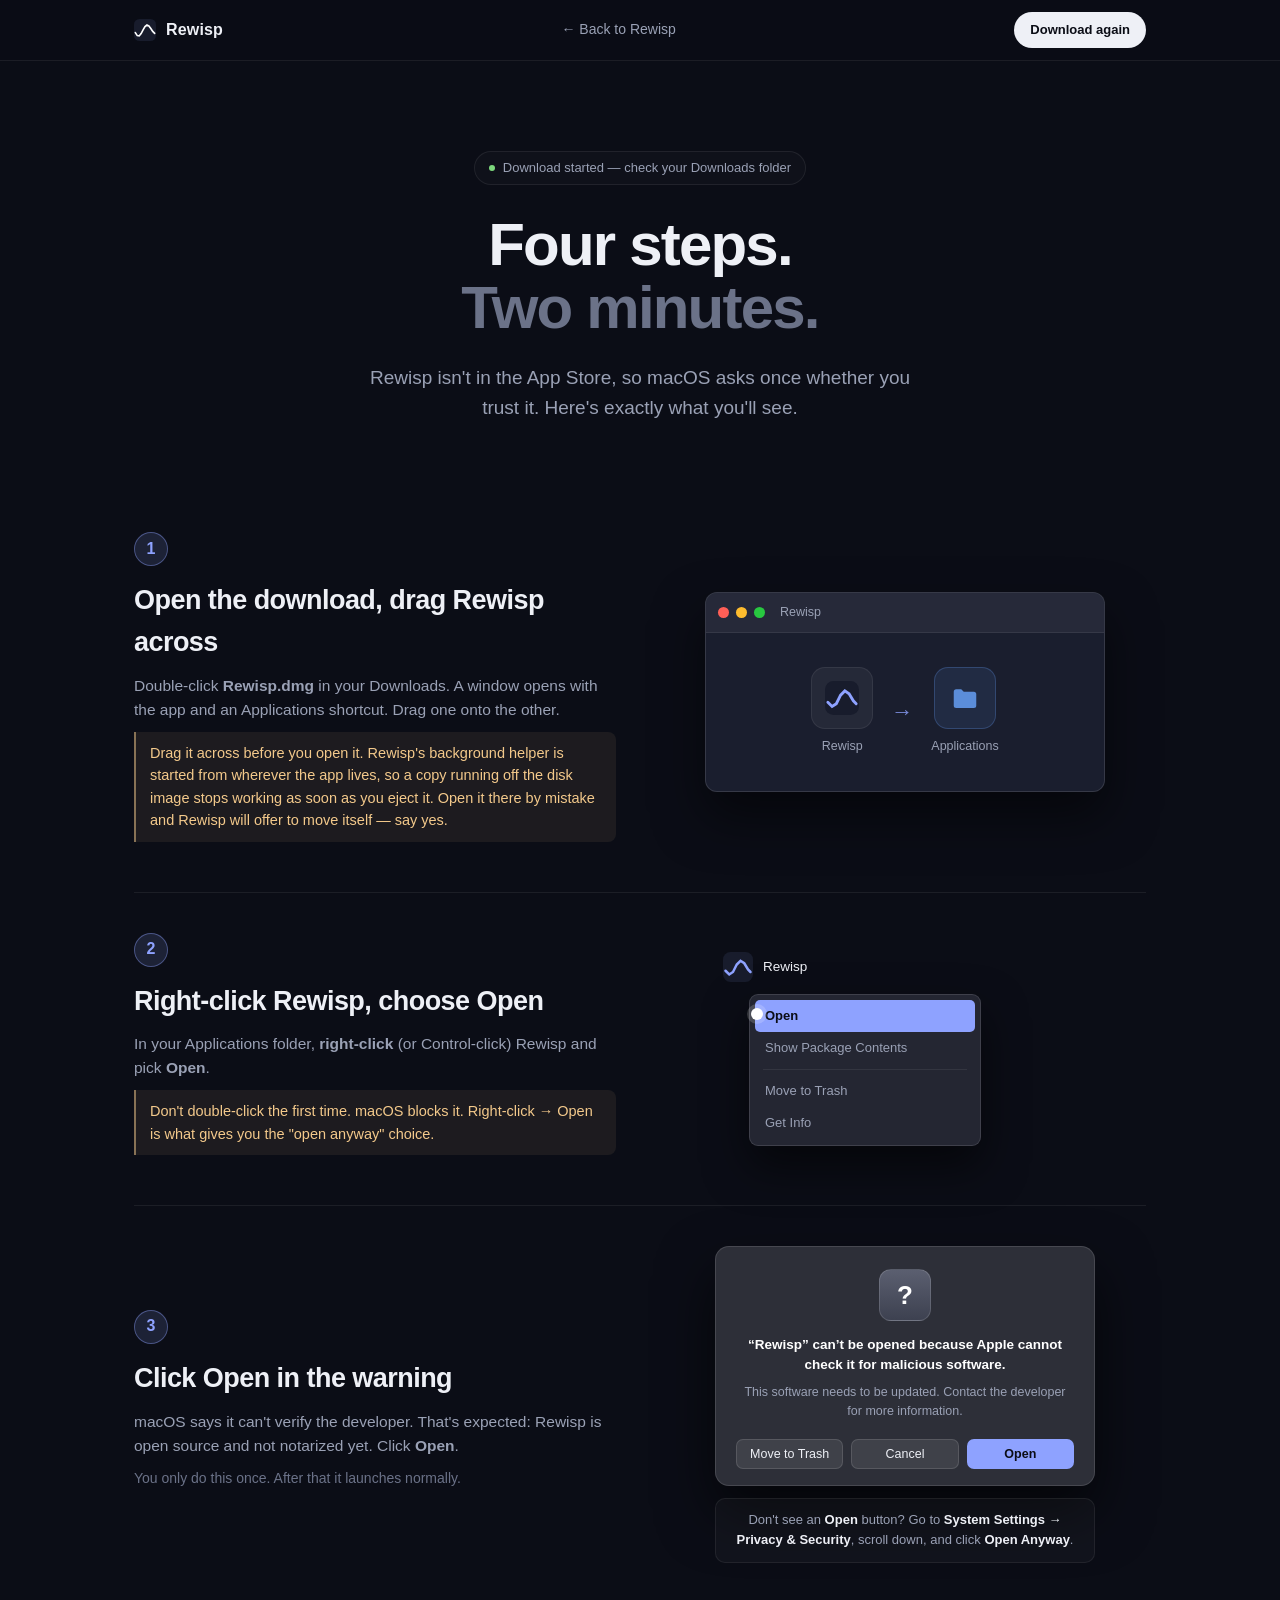
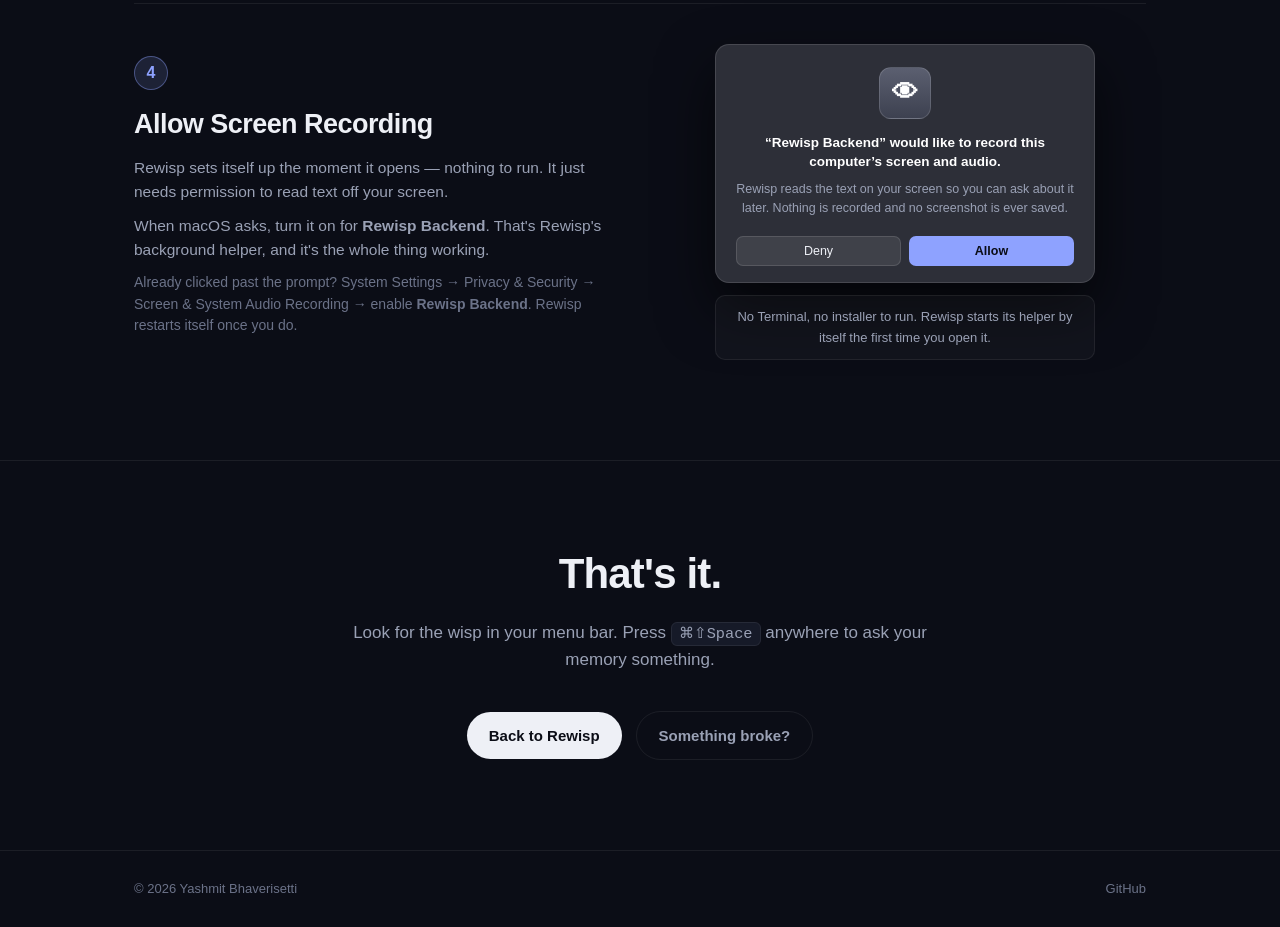
<file: site/install.html>
<!DOCTYPE html>
<html lang="en">
<head>
<meta charset="utf-8">
<meta name="viewport" content="width=device-width, initial-scale=1">
<title>Installing Rewisp — 4 quick steps</title>
<meta name="description" content="How to install Rewisp on your Mac, including the one-time macOS security prompt.">
<link rel="icon" href="data:image/svg+xml,%3Csvg xmlns='http://www.w3.org/2000/svg' viewBox='0 0 24 24'%3E%3Crect width='24' height='24' rx='6' fill='%23181c2c'/%3E%3Cpath d='M 1.44 14.80 L 3.55 18.13 L 5.66 18.48 L 7.78 15.93 L 9.89 11.86 L 12.00 8.23 L 14.11 6.60 L 16.22 7.52 L 18.34 10.30 L 20.45 13.52 L 22.56 15.70' stroke='%23fff' stroke-width='1.8' stroke-linecap='round' fill='none'/%3E%3C/svg%3E">
<link rel="stylesheet" href="css/styles.css?v=20260719j">
<link rel="stylesheet" href="css/install.css?v=20260719j">
</head>
<body>

<nav>
  <div class="wrap nav-inner">
    <a class="brand" href="index.html">
      <svg width="22" height="22" viewBox="0 0 24 24" fill="none">
        <rect width="24" height="24" rx="6" fill="#181c2c"/>
        <path d="M 1.44 14.80 L 3.55 18.13 L 5.66 18.48 L 7.78 15.93 L 9.89 11.86 L 12.00 8.23 L 14.11 6.60 L 16.22 7.52 L 18.34 10.30 L 20.45 13.52 L 22.56 15.70" stroke="#fff" stroke-width="1.8" stroke-linecap="round" fill="none"/>
      </svg>
      Rewisp
    </a>
    <div class="nav-links"><a href="index.html">← Back to Rewisp</a></div>
    <a class="btn small" id="dl-again" href="https://github.com/yashmitb/Rewisp/releases/latest/download/Rewisp.dmg">Download again</a>
  </div>
</nav>

<header class="inst-head">
  <div class="wrap">
    <div class="pill"><span class="dot"></span> <span id="dl-status">Your download is starting…</span></div>
    <h1>Four steps.<br><span class="soft">Two minutes.</span></h1>
    <p class="sub">Rewisp isn't in the App Store, so macOS asks once whether you trust it. Here's exactly what you'll see.</p>
  </div>
</header>

<section class="steps-wrap">
  <div class="wrap">

    <!-- STEP 1 -->
    <div class="step-row reveal">
      <div class="step-text">
        <div class="step-n">1</div>
        <h2>Open the download, drag Rewisp across</h2>
        <p>Double-click <b>Rewisp.dmg</b> in your Downloads. A window opens with the app and an Applications shortcut. Drag one onto the other.</p>
        <p class="warn">Drag it across before you open it. Rewisp's background helper is started from wherever the app lives, so a copy running off the disk image stops working as soon as you eject it. Open it there by mistake and Rewisp will offer to move itself — say yes.</p>
      </div>
      <div class="step-vis">
        <div class="mac-win">
          <div class="mac-bar"><i class="r"></i><i class="y"></i><i class="g"></i><span>Rewisp</span></div>
          <div class="dmg-body">
            <div class="dmg-icon app" id="dragApp">
              <div class="app-tile">
                <svg width="34" height="34" viewBox="0 0 24 24" fill="none"><rect width="24" height="24" rx="6" fill="#181c2c"/><path d="M 2 15 L 5 18 L 8 16 L 11 10 L 14 7 L 17 9 L 20 14 L 22 16" stroke="#8ea2ff" stroke-width="2" stroke-linecap="round" fill="none"/></svg>
              </div>
              <span>Rewisp</span>
            </div>
            <div class="drag-arrow">→</div>
            <div class="dmg-icon">
              <div class="app-tile folder">
                <svg width="30" height="30" viewBox="0 0 24 24" fill="none"><path d="M3 7a2 2 0 0 1 2-2h4l2 2h8a2 2 0 0 1 2 2v9a2 2 0 0 1-2 2H5a2 2 0 0 1-2-2z" fill="#5b8dd9"/></svg>
              </div>
              <span>Applications</span>
            </div>
          </div>
        </div>
      </div>
    </div>

    <!-- STEP 2 -->
    <div class="step-row reveal">
      <div class="step-text">
        <div class="step-n">2</div>
        <h2>Right-click Rewisp, choose Open</h2>
        <p>In your Applications folder, <b>right-click</b> (or Control-click) Rewisp and pick <b>Open</b>.</p>
        <p class="warn">Don't double-click the first time. macOS blocks it. Right-click → Open is what gives you the "open anyway" choice.</p>
      </div>
      <div class="step-vis">
        <div class="ctx-scene">
          <div class="ctx-app">
            <svg width="30" height="30" viewBox="0 0 24 24" fill="none"><rect width="24" height="24" rx="6" fill="#181c2c"/><path d="M 2 15 L 5 18 L 8 16 L 11 10 L 14 7 L 17 9 L 20 14 L 22 16" stroke="#8ea2ff" stroke-width="2" stroke-linecap="round" fill="none"/></svg>
            <span>Rewisp</span>
          </div>
          <div class="ctx-menu">
            <div class="ctx-item hot">Open</div>
            <div class="ctx-item">Show Package Contents</div>
            <div class="ctx-sep"></div>
            <div class="ctx-item">Move to Trash</div>
            <div class="ctx-item">Get Info</div>
          </div>
          <div class="cursor-dot"></div>
        </div>
      </div>
    </div>

    <!-- STEP 3 -->
    <div class="step-row reveal">
      <div class="step-text">
        <div class="step-n">3</div>
        <h2>Click Open in the warning</h2>
        <p>macOS says it can't verify the developer. That's expected: Rewisp is open source and not notarized yet. Click <b>Open</b>.</p>
        <p class="muted">You only do this once. After that it launches normally.</p>
      </div>
      <div class="step-vis">
        <div class="gk-dialog">
          <div class="gk-icon">?</div>
          <div class="gk-title">“Rewisp” can’t be opened because Apple cannot check it for malicious software.</div>
          <div class="gk-body">This software needs to be updated. Contact the developer for more information.</div>
          <div class="gk-btns">
            <button class="gk-btn">Move to Trash</button>
            <button class="gk-btn">Cancel</button>
            <button class="gk-btn primary">Open</button>
          </div>
        </div>
        <div class="gk-note">Don't see an <b>Open</b> button? Go to <b>System Settings → Privacy &amp; Security</b>, scroll down, and click <b>Open Anyway</b>.</div>
      </div>
    </div>

    <!-- STEP 4 -->
    <div class="step-row reveal">
      <div class="step-text">
        <div class="step-n">4</div>
        <h2>Allow Screen Recording</h2>
        <p>Rewisp sets itself up the moment it opens — nothing to run. It just needs permission to read text off your screen.</p>
        <p>When macOS asks, turn it on for <b>Rewisp Backend</b>. That's Rewisp's background helper, and it's the whole thing working.</p>
        <p class="muted">Already clicked past the prompt? System Settings → Privacy &amp; Security → Screen &amp; System Audio Recording → enable <b>Rewisp Backend</b>. Rewisp restarts itself once you do.</p>
      </div>
      <div class="step-vis">
        <div class="gk-dialog">
          <div class="gk-icon">👁</div>
          <div class="gk-title">“Rewisp Backend” would like to record this computer’s screen and audio.</div>
          <div class="gk-body">Rewisp reads the text on your screen so you can ask about it later. Nothing is recorded and no screenshot is ever saved.</div>
          <div class="gk-btns">
            <button class="gk-btn">Deny</button>
            <button class="gk-btn primary">Allow</button>
          </div>
        </div>
        <div class="gk-note">No Terminal, no installer to run. Rewisp starts its helper by itself the first time you open it.</div>
      </div>
    </div>

  </div>
</section>

<section class="done-cta">
  <div class="wrap">
    <h2>That's it.</h2>
    <p class="lead" style="margin-inline:auto">Look for the wisp in your menu bar. Press <kbd>⌘⇧Space</kbd> anywhere to ask your memory something.</p>
    <div class="cta-row">
      <a class="btn" href="index.html">Back to Rewisp</a>
      <a class="btn ghost" href="https://github.com/yashmitb/Rewisp/issues">Something broke?</a>
    </div>
  </div>
</section>

<footer>
  <div class="wrap foot-inner">
    <span>© 2026 Yashmit Bhaverisetti</span>
    <span><a href="https://github.com/yashmitb/Rewisp">GitHub</a></span>
  </div>
</footer>

<script>
  // Kick off the actual download, then confirm it in the pill.
  (function () {
    var url = document.getElementById("dl-again").href;
    var f = document.createElement("iframe");
    f.style.display = "none"; f.src = url;
    document.body.appendChild(f);
    setTimeout(function () {
      document.getElementById("dl-status").textContent = "Download started — check your Downloads folder";
    }, 1200);
  })();
  // reveal on scroll
  var obs = new IntersectionObserver(function (es) {
    es.forEach(function (e) { if (e.isIntersecting) { e.target.classList.add("in"); obs.unobserve(e.target); } });
  }, { threshold: 0.15 });
  document.querySelectorAll(".reveal").forEach(function (el) { obs.observe(el); });
</script>
</body>
</html>
</file>
<file: site/css/styles.css>
/* Rewisp landing — design tokens + layout + demo animations.
   Dark, calm, one accent (wisp blue). No framework. */

:root {
  --bg: #0b0d16;
  --bg-2: #11141f;
  --card: #161a28;
  --card-2: #1a1e2e;
  --line: rgba(255, 255, 255, .07);
  --line-2: rgba(255, 255, 255, .12);
  --text: #eef0f6;
  --muted: #9aa1b5;
  --dim: #6b7288;
  --accent: #8ea2ff;
  --accent-2: #a6b4ff;
  --green: #7dd87d;
  --radius: 18px;
  --ease: cubic-bezier(.22, 1, .36, 1);
}

* { margin: 0; padding: 0; box-sizing: border-box; }
html { scroll-behavior: smooth; }
body {
  background: var(--bg);
  color: var(--text);
  font-family: -apple-system, BlinkMacSystemFont, "SF Pro Display", Inter, "Segoe UI", sans-serif;
  -webkit-font-smoothing: antialiased;
  line-height: 1.55;
  overflow-x: hidden;
}
a { color: inherit; text-decoration: none; }
.wrap { max-width: 1060px; margin: 0 auto; padding: 0 24px; }
.mono { font-family: ui-monospace, "SF Mono", SFMono-Regular, Menlo, monospace; }

/* scroll reveal — elements start dimmed/offset, .in when they enter view */
.reveal { opacity: 0; transform: translateY(22px); transition: opacity .7s var(--ease), transform .7s var(--ease); }
.reveal.in { opacity: 1; transform: none; }
.reveal.d1 { transition-delay: .08s; }
.reveal.d2 { transition-delay: .16s; }
.reveal.d3 { transition-delay: .24s; }
@media (prefers-reduced-motion: reduce) {
  .reveal { opacity: 1; transform: none; transition: none; }
  * { animation: none !important; }
  /* animation is off, so set the bar widths directly (else they'd stay empty) */
  .trow .fill { width: var(--w); }
  .dline { opacity: 1; transform: none; }
}

/* nav */
nav {
  position: sticky; top: 0; z-index: 50;
  backdrop-filter: blur(18px);
  background: rgba(11, 13, 22, .7);
  border-bottom: 1px solid var(--line);
}
.nav-inner { display: flex; align-items: center; justify-content: space-between; height: 60px; }
.brand { display: flex; align-items: center; gap: 10px; font-weight: 600; letter-spacing: .01em; }
.brand svg { display: block; }
.nav-links { display: flex; gap: 28px; font-size: 14px; color: var(--muted); }
.nav-links a:hover { color: var(--text); }
@media (max-width: 640px) { .nav-links { display: none; } }

.btn {
  display: inline-flex; align-items: center; gap: 8px;
  background: var(--text); color: #0b0d16;
  font-weight: 600; font-size: 15px;
  padding: 12px 22px; border-radius: 999px;
  transition: transform .15s ease, box-shadow .15s ease;
}
.btn:hover { transform: translateY(-1px); box-shadow: 0 8px 30px rgba(142, 162, 255, .25); }
.btn.small { padding: 8px 16px; font-size: 13px; }
.btn.ghost { background: transparent; color: var(--muted); border: 1px solid var(--line); }
.btn.ghost:hover { color: var(--text); box-shadow: none; }

/* hero */
header { position: relative; padding: 110px 0 70px; text-align: center; }
.glow {
  position: absolute; inset: -200px 0 auto 0; height: 600px; pointer-events: none;
  background: radial-gradient(600px 300px at 50% 10%, rgba(142, 162, 255, .16), transparent 70%);
}
.pill {
  display: inline-flex; align-items: center; gap: 8px;
  font-size: 13px; color: var(--muted);
  border: 1px solid var(--line); border-radius: 999px;
  padding: 6px 14px; margin-bottom: 28px;
  background: rgba(255, 255, 255, .02);
}
.pill .dot { width: 6px; height: 6px; border-radius: 50%; background: var(--green); box-shadow: 0 0 0 0 rgba(125, 216, 125, .5); animation: pulse 2.4s infinite; }
@keyframes pulse { 0% { box-shadow: 0 0 0 0 rgba(125, 216, 125, .45); } 70% { box-shadow: 0 0 0 7px rgba(125, 216, 125, 0); } 100% { box-shadow: 0 0 0 0 rgba(125, 216, 125, 0); } }
h1 { font-size: clamp(42px, 7vw, 76px); line-height: 1.05; font-weight: 700; letter-spacing: -.03em; }
h1 .soft { color: var(--dim); }
.sub { margin: 24px auto 0; max-width: 560px; font-size: 19px; color: var(--muted); }
.cta-row { margin-top: 38px; display: flex; gap: 14px; justify-content: center; align-items: center; flex-wrap: wrap; }
.hint { margin-top: 14px; font-size: 13px; color: var(--dim); }
.hint code, kbd { font-family: ui-monospace, "SF Mono", monospace; background: var(--card); padding: 2px 7px; border-radius: 6px; border: 1px solid var(--line); font-size: .9em; }

/* ── search demo (hero) ── */
.demo {
  margin: 70px auto 0; max-width: 640px; text-align: left;
  background: linear-gradient(180deg, var(--card-2), #141827);
  border: 1px solid var(--line); border-radius: var(--radius);
  box-shadow: 0 40px 80px rgba(0, 0, 0, .5), 0 0 0 1px rgba(255, 255, 255, .03) inset;
  overflow: hidden;
}
.demo .bar { display: flex; align-items: center; gap: 12px; padding: 18px 20px; font-size: 17px; }
.demo .bar .spark { color: var(--accent); animation: spin 6s linear infinite; }
@keyframes spin { to { transform: rotate(360deg); } }
.demo .q { border-right: 2px solid var(--accent); padding-right: 2px; white-space: nowrap; overflow: hidden; min-height: 1.2em; }
/* Answer area ALWAYS occupies its space (fixed min-height) and fades with
   opacity — toggling display:none/block resized the box and shoved the whole
   page down on every loop. */
.demo .answer { border-top: 1px solid var(--line); padding: 18px 20px 16px;
  height: 140px; overflow: hidden; opacity: 0; transition: opacity .3s ease; }
.demo .answer.show { opacity: 1; }
@keyframes rise { from { opacity: 0; transform: translateY(6px); } to { opacity: 1; } }
.demo .a-main { font-size: 16px; font-weight: 600; }
.demo .a-detail { margin-top: 6px; font-size: 14px; color: var(--muted); }
.demo .a-meta { margin-top: 12px; display: flex; gap: 10px; align-items: center; font-size: 12px; color: var(--dim); }
.badge { border: 1px solid var(--line); border-radius: 999px; padding: 2px 9px; background: rgba(255, 255, 255, .03); white-space: nowrap; }
.badge.accent { color: var(--accent); border-color: rgba(142, 162, 255, .3); background: rgba(142, 162, 255, .08); }

/* sections */
section { padding: 90px 0; }
.kicker { font-size: 13px; font-weight: 600; letter-spacing: .12em; text-transform: uppercase; color: var(--accent); }
h2 { font-size: clamp(28px, 4vw, 42px); font-weight: 700; letter-spacing: -.02em; margin-top: 10px; }
.lead { margin-top: 14px; color: var(--muted); max-width: 620px; font-size: 17px; }

/* ── interactive demos section ── */
.demos { margin-top: 52px; display: grid; grid-template-columns: 1fr 1fr; gap: 20px; }
@media (max-width: 860px) { .demos { grid-template-columns: 1fr; } }
.panel {
  background: linear-gradient(180deg, var(--card-2), #141827);
  border: 1px solid var(--line); border-radius: var(--radius);
  padding: 22px; position: relative; overflow: hidden; height: 340px;
  display: flex; flex-direction: column;
  transition: transform .2s var(--ease), border-color .2s var(--ease);
}
/* subtle interactivity — lift + accent border on hover */
.panel:hover { transform: translateY(-3px); border-color: rgba(142,162,255,.3); }
@media (max-width: 860px) { .panel { height: auto; min-height: 300px; } }
.panel .ph { display: flex; align-items: center; gap: 10px; margin-bottom: 18px; }
.panel .ph .tag { font-size: 12px; font-weight: 600; letter-spacing: .06em; text-transform: uppercase; color: var(--accent); }
.panel .ph .dots { margin-left: auto; display: flex; gap: 6px; }
.panel .ph .dots i { width: 9px; height: 9px; border-radius: 50%; background: var(--line-2); display: block; }
.panel h3 { font-size: 16px; font-weight: 600; margin-top: auto; }
.panel .cap { margin-top: 6px; font-size: 13.5px; color: var(--muted); }

/* form-autofill demo */
.form-demo { display: flex; flex-direction: column; gap: 10px; margin-bottom: 20px; }
.field { position: relative; border: 1px solid var(--line); border-radius: 10px; padding: 10px 12px; background: rgba(255, 255, 255, .02); transition: border-color .3s, background .3s; }
.field .lab { font-size: 10.5px; letter-spacing: .05em; text-transform: uppercase; color: var(--dim); }
.field .val { font-size: 14px; margin-top: 2px; min-height: 1.2em; color: var(--text); }
.field.filling { border-color: rgba(142, 162, 255, .55); background: rgba(142, 162, 255, .07); }
.field.done { border-color: rgba(125, 216, 125, .35); }
.field .src { position: absolute; right: 10px; top: 50%; transform: translateY(-50%); font-size: 10.5px; color: var(--green); opacity: 0; transition: opacity .3s; }
.field.done .src { opacity: 1; }
.field.skip { border-style: dashed; }
.field.skip .val { color: var(--dim); }
.field.skip .src { color: var(--dim); }

/* engine-chain demo */
.chain { display: flex; flex-direction: column; gap: 12px; margin-bottom: 20px; }
.chain .node {
  display: flex; align-items: center; gap: 12px;
  border: 1px solid var(--line); border-radius: 12px; padding: 12px 14px;
  background: rgba(255, 255, 255, .02); transition: all .35s var(--ease); opacity: .5;
}
.chain .node .ico { width: 26px; height: 26px; border-radius: 7px; display: grid; place-items: center; background: rgba(255, 255, 255, .05); font-size: 14px; }
.chain .node .nm { font-size: 14px; font-weight: 600; }
.chain .node .st { margin-left: auto; font-size: 12px; color: var(--dim); }
.chain .node.active { opacity: 1; border-color: rgba(142, 162, 255, .5); background: rgba(142, 162, 255, .06); }
.chain .node.whiff { opacity: 1; border-color: rgba(255, 170, 120, .35); }
.chain .node.whiff .st { color: #f0b070; }
.chain .node.win { opacity: 1; border-color: rgba(125, 216, 125, .45); background: rgba(125, 216, 125, .05); }
.chain .node.win .st { color: var(--green); }
.chain .node .spinner { width: 13px; height: 13px; border: 2px solid rgba(142, 162, 255, .3); border-top-color: var(--accent); border-radius: 50%; animation: spin .7s linear infinite; }

/* digest demo */
.digest { display: flex; flex-direction: column; gap: 10px; margin-bottom: 18px; }
/* Assemble on page load via animation — same JS-free approach as the bars.
   'both' holds the start/end states so lines never sit invisible at rest. */
.dline { display: flex; gap: 10px; align-items: flex-start; border: 1px solid var(--line); border-radius: 10px; padding: 10px 12px; background: rgba(255, 255, 255, .02); opacity: 0; animation: dline-in .5s var(--ease) both; }
.digest .dline:nth-child(1) { animation-delay: .3s; }
.digest .dline:nth-child(2) { animation-delay: .8s; }
.digest .dline:nth-child(3) { animation-delay: 1.3s; }
@keyframes dline-in { from { opacity: 0; transform: translateY(8px); } to { opacity: 1; transform: none; } }
.dline .dt { font-size: 11px; letter-spacing: .05em; text-transform: uppercase; color: var(--accent); min-width: 74px; padding-top: 2px; }
.dline .dtxt { font-size: 13.5px; color: var(--muted); }
.dline .dtxt b { color: var(--text); font-weight: 600; }

/* time-tracking demo */
.time-demo { display: flex; flex-direction: column; gap: 12px; margin-bottom: 20px; }
.trow { display: flex; align-items: center; gap: 12px; font-size: 13px; }
.trow .tn { width: 92px; color: var(--muted); flex-shrink: 0; }
.trow .track { flex: 1; height: 10px; border-radius: 999px; background: rgba(255, 255, 255, .05); overflow: hidden; }
/* Fill purely via a CSS animation that runs on page load — no JS, no reveal
   class, no scroll observer. --w is set per-bar inline in the HTML. 'both'
   holds width:0 before start and the target after, so the bar is never empty
   at rest. This is deliberately independent of everything else. */
.trow .fill { height: 100%; width: 0; border-radius: 999px; background: linear-gradient(90deg, var(--accent), var(--accent-2)); animation: fillbar 1.1s var(--ease) .35s both; }
.time-demo .trow:nth-child(2) .fill { animation-delay: .46s; }
.time-demo .trow:nth-child(3) .fill { animation-delay: .57s; }
.time-demo .trow:nth-child(4) .fill { animation-delay: .68s; }
@keyframes fillbar { from { width: 0; } to { width: var(--w); } }
.trow .tm { width: 58px; text-align: right; color: var(--dim); font-variant-numeric: tabular-nums; white-space: nowrap; }

/* delta demo — lines diff in on reveal (CSS-driven, no JS) */
.delta-view { display: flex; flex-direction: column; gap: 8px; margin-bottom: 20px; }
.dl { font-size: 13.5px; padding: 8px 12px; border-radius: 8px; background: rgba(255,255,255,.03); border: 1px solid var(--line); color: var(--muted); }
.dl.rm { color: #f0a0a0; border-color: rgba(240,120,120,.3); text-decoration: line-through; opacity: .5; }
.dl.ad { color: var(--green); border-color: rgba(125,216,125,.35); background: rgba(125,216,125,.06); opacity: 0; transform: translateX(-10px); }
.dl.ch b { color: var(--accent-2); }
.dl.ch s { color: var(--dim); }
#delta-demo.in .dl.ad { animation: slidein .5s var(--ease) .5s both; }
#delta-demo.in .dl.rm { animation: strike .5s var(--ease) .3s both; }
#delta-demo.in .dl.ch { animation: flash 1s var(--ease) .7s both; }
@keyframes slidein { to { opacity: 1; transform: none; } }
@keyframes strike { from { opacity: 1; } to { opacity: .5; } }
@keyframes flash { 0% { background: rgba(142,162,255,.18); } 100% { background: rgba(255,255,255,.03); } }

/* connect demo — agent asks, rewisp answers (staggered reveal) */
.conv { display: flex; flex-direction: column; gap: 12px; margin-bottom: 20px; min-height: 150px; }
.c-q { align-self: flex-end; max-width: 80%; background: var(--accent); color: #0b0d16; font-size: 13.5px; font-weight: 500; padding: 9px 14px; border-radius: 14px; opacity: 0; transform: translateY(6px); }
.c-tool { display: flex; align-items: center; gap: 7px; font-size: 12.5px; font-weight: 600; color: var(--text); opacity: 0; }
.c-tool .cmono { font-family: ui-monospace, "SF Mono", monospace; color: var(--muted); font-weight: 400; }
.c-tool .cdot { width: 8px; height: 8px; border-radius: 50%; background: var(--accent-2); box-shadow: 0 0 8px var(--accent-2); }
.c-a { align-self: flex-start; max-width: 85%; background: rgba(255,255,255,.04); border: 1px solid var(--line); font-size: 13.5px; padding: 9px 14px; border-radius: 14px; opacity: 0; transform: translateY(6px); }
#connect-demo.in .c-q { animation: cbubble .45s var(--ease) .2s both; }
#connect-demo.in .c-tool { animation: cbubble .45s var(--ease) .9s both; }
#connect-demo.in .c-a { animation: cbubble .5s var(--ease) 1.5s both; }
@keyframes cbubble { to { opacity: 1; transform: none; } }

/* ── screenshot carousel ── */
.carousel { margin-top: 52px; }
.car-stage { position: relative; max-width: 860px; margin: 0 auto; }
.car-glow {
  position: absolute; inset: -10% 4% auto 4%; height: 75%;
  background: radial-gradient(60% 100% at 50% 0%, rgba(142,162,255,.28), transparent 70%);
  filter: blur(38px); z-index: 0; pointer-events: none;
}
.car-frame {
  position: relative; z-index: 1; aspect-ratio: 1760 / 1200;
  border-radius: 16px; overflow: hidden;
  border: 1px solid rgba(255,255,255,.1);
  box-shadow: 0 40px 90px rgba(0,0,0,.6), 0 2px 0 rgba(255,255,255,.05) inset;
  background: var(--card-2);
}
.car-frame img {
  position: absolute; inset: 0; width: 100%; height: 100%; object-fit: cover; object-position: top center;
  opacity: 0; transform: scale(1.02); transition: opacity .6s var(--ease), transform .6s var(--ease);
}
.car-frame img.on { opacity: 1; transform: none; }
/* arrows */
.car-nav {
  position: absolute; top: 50%; transform: translateY(-50%); z-index: 3;
  width: 44px; height: 44px; border-radius: 999px; border: 1px solid var(--line-2);
  background: rgba(11,13,22,.6); backdrop-filter: blur(10px);
  color: var(--text); font-size: 24px; line-height: 1; cursor: pointer;
  display: flex; align-items: center; justify-content: center;
  opacity: 0; transition: opacity .25s ease, background .2s ease, transform .15s ease;
}
.car-stage:hover .car-nav { opacity: 1; }
.car-nav:hover { background: rgba(142,162,255,.35); }
.car-nav:active { transform: translateY(-50%) scale(.92); }
.car-nav.prev { left: 14px; }
.car-nav.next { right: 14px; }
.car-cap { text-align: center; margin-top: 22px; font-size: 16px; color: var(--text); font-weight: 500; min-height: 1.4em; transition: opacity .3s ease; }
/* dots + progress */
.car-dots { display: flex; justify-content: center; gap: 9px; margin-top: 16px; }
.car-dots button {
  width: 9px; height: 9px; border-radius: 999px; border: 0; padding: 0; cursor: pointer;
  background: var(--line-2); transition: background .25s ease, width .3s var(--ease);
}
.car-dots button.on { background: var(--accent); width: 26px; }
@media (max-width: 820px) { .car-nav { opacity: 1; width: 38px; height: 38px; font-size: 20px; } }

/* privacy strip */
.strip { background: var(--bg-2); border-top: 1px solid var(--line); border-bottom: 1px solid var(--line); }
.checks { margin-top: 36px; display: grid; grid-template-columns: repeat(2, 1fr); gap: 14px 40px; max-width: 760px; }
@media (max-width: 700px) { .checks { grid-template-columns: 1fr; } }
.checks li { list-style: none; display: flex; gap: 12px; font-size: 15.5px; color: var(--muted); }
.checks li b { color: var(--text); font-weight: 600; }
.checks .tick { color: var(--green); flex-shrink: 0; }

/* how — capture animation */
.steps { margin-top: 44px; display: grid; grid-template-columns: repeat(3, 1fr); gap: 16px; counter-reset: step; }
@media (max-width: 800px) { .steps { grid-template-columns: 1fr; } }
.step { position: relative; background: var(--card); border: 1px solid var(--line); border-radius: var(--radius); padding: 26px; }
.step::before { counter-increment: step; content: "0" counter(step); font-family: ui-monospace, "SF Mono", monospace; font-size: 13px; color: var(--dim); }
.step h3 { margin-top: 10px; font-size: 17px; }
.step p { margin-top: 8px; font-size: 14.5px; color: var(--muted); }

.capture-viz { margin-top: 44px; position: relative; height: 150px; border: 1px solid var(--line); border-radius: var(--radius); background: linear-gradient(180deg, var(--card-2), #121524); overflow: hidden; display: flex; align-items: center; justify-content: space-between; padding: 0 34px; }
.capture-viz .app-src { font-size: 13px; color: var(--muted); display: flex; align-items: center; gap: 8px; z-index: 2; }
.capture-viz .app-src .aname { padding: 6px 12px; border: 1px solid var(--line); border-radius: 8px; background: rgba(255, 255, 255, .03); transition: all .3s; }
.capture-viz .app-src .aname.hot { border-color: rgba(142, 162, 255, .5); color: var(--text); }
.capture-viz .store { display: flex; flex-direction: column; align-items: center; gap: 6px; z-index: 2; }
.capture-viz .store .stack { width: 46px; height: 46px; border-radius: 10px; border: 1px solid rgba(142, 162, 255, .35); background: rgba(142, 162, 255, .08); display: grid; place-items: center; color: var(--accent); }
.capture-viz .store .cnt { font-size: 12px; color: var(--dim); font-variant-numeric: tabular-nums; }
.wisp-dot { position: absolute; width: 10px; height: 10px; border-radius: 50%; background: var(--accent); box-shadow: 0 0 12px 2px rgba(142, 162, 255, .7); left: 130px; top: 50%; opacity: 0; z-index: 1; }
.wisp-dot.fly { animation: fly 1.15s var(--ease) forwards; }
@keyframes fly { 0% { opacity: 0; transform: translate(0, -50%) scale(.6); } 15% { opacity: 1; } 80% { opacity: 1; } 100% { opacity: 0; transform: translate(var(--fx, 620px), -50%) scale(.4); } }

/* features grid */
.grid { display: grid; grid-template-columns: repeat(3, 1fr); gap: 16px; margin-top: 44px; }
@media (max-width: 800px) { .grid { grid-template-columns: 1fr; } }
.card { background: var(--card); border: 1px solid var(--line); border-radius: var(--radius); padding: 26px; transition: border-color .2s ease, transform .2s ease; }
.card:hover { border-color: rgba(142, 162, 255, .3); transform: translateY(-2px); }
.card .ic { width: 38px; height: 38px; display: flex; align-items: center; justify-content: center; border-radius: 10px; background: rgba(142, 162, 255, .09); border: 1px solid rgba(142, 162, 255, .18); }
.card .ic svg { width: 19px; height: 19px; stroke: var(--accent); fill: none; stroke-width: 1.7; stroke-linecap: round; stroke-linejoin: round; }
.card h3 { margin-top: 14px; font-size: 17px; font-weight: 600; }
.card p { margin-top: 8px; font-size: 14.5px; color: var(--muted); }

/* footer cta */
.final { text-align: center; padding: 110px 0 90px; }
footer { border-top: 1px solid var(--line); padding: 28px 0; font-size: 13px; color: var(--dim); }
.foot-inner { display: flex; justify-content: space-between; align-items: center; flex-wrap: wrap; gap: 12px; }
footer a:hover { color: var(--text); }
</file>
<file: site/css/install.css>
/* Install walkthrough — macOS UI drawn in CSS (no screenshots to go stale). */

.inst-head { padding: 90px 0 40px; text-align: center; position: relative; }
.inst-head h1 { font-size: clamp(36px, 6vw, 60px); }
.steps-wrap { padding: 30px 0 60px; }

.step-row {
  display: grid; grid-template-columns: 1fr 1fr; gap: 48px; align-items: center;
  padding: 40px 0; border-top: 1px solid var(--line);
}
.step-row:first-child { border-top: 0; }
@media (max-width: 860px) { .step-row { grid-template-columns: 1fr; gap: 26px; } }

.step-n {
  width: 34px; height: 34px; border-radius: 999px; display: grid; place-items: center;
  background: rgba(142,162,255,.14); border: 1px solid rgba(142,162,255,.4);
  color: var(--accent); font-weight: 700; margin-bottom: 14px;
}
.step-text h2 { font-size: clamp(21px, 2.6vw, 27px); margin: 0 0 10px; }
.step-text p { color: var(--muted); font-size: 15.5px; margin-bottom: 10px; }
.step-text p.warn {
  color: #f3c98b; background: rgba(243,201,139,.08);
  border-left: 2px solid rgba(243,201,139,.5); padding: 10px 14px; border-radius: 0 8px 8px 0;
  font-size: 14.5px;
}
.step-text p.muted { color: var(--dim); font-size: 14px; }
.step-vis { display: flex; flex-direction: column; align-items: center; gap: 12px; }

/* generic mac window chrome */
.mac-win, .term {
  width: 100%; max-width: 400px; border-radius: 12px; overflow: hidden;
  border: 1px solid var(--line-2); background: var(--card-2);
  box-shadow: 0 24px 50px rgba(0,0,0,.5);
}
.mac-bar {
  display: flex; align-items: center; gap: 7px; padding: 10px 12px;
  background: rgba(255,255,255,.05); border-bottom: 1px solid var(--line);
}
.mac-bar i { width: 11px; height: 11px; border-radius: 50%; display: block; }
.mac-bar .r { background: #ff5f57; } .mac-bar .y { background: #febc2e; } .mac-bar .g { background: #28c840; }
.mac-bar span { margin-left: 8px; font-size: 12.5px; color: var(--muted); }

/* step 1 — drag to Applications */
.dmg-body { display: flex; align-items: center; justify-content: center; gap: 18px; padding: 34px 20px; }
.dmg-icon { display: flex; flex-direction: column; align-items: center; gap: 8px; font-size: 12.5px; color: var(--muted); }
.app-tile {
  width: 62px; height: 62px; border-radius: 14px; display: grid; place-items: center;
  background: rgba(255,255,255,.05); border: 1px solid var(--line);
}
.app-tile.folder { background: rgba(91,141,217,.12); border-color: rgba(91,141,217,.3); }
.dmg-icon.app { animation: nudgeRight 2.4s var(--ease) infinite; }
@keyframes nudgeRight { 0%,70%,100% { transform: none; } 35% { transform: translateX(14px); } }
.drag-arrow { color: var(--accent); font-size: 22px; opacity: .8; }

/* step 2 — right-click context menu */
.ctx-scene { position: relative; width: 100%; max-width: 400px; min-height: 210px; padding: 18px; }
.ctx-app { display: flex; align-items: center; gap: 10px; font-size: 13.5px; color: var(--text); }
.ctx-menu {
  margin: 12px 0 0 26px; width: 232px; border-radius: 9px; overflow: hidden;
  background: rgba(38,40,52,.97); border: 1px solid var(--line-2);
  box-shadow: 0 20px 44px rgba(0,0,0,.55); padding: 5px;
  animation: menuPop .5s var(--ease) .3s both;
}
@keyframes menuPop { from { opacity: 0; transform: scale(.94) translateY(-6px); } to { opacity: 1; transform: none; } }
.ctx-item { padding: 6px 10px; font-size: 13px; color: var(--muted); border-radius: 5px; }
.ctx-item.hot { background: var(--accent); color: #0b0d16; font-weight: 600; }
.ctx-sep { height: 1px; background: var(--line); margin: 5px 8px; }
.cursor-dot {
  position: absolute; left: 46px; top: 74px; width: 12px; height: 12px;
  border-radius: 50%; background: #fff; box-shadow: 0 0 0 4px rgba(255,255,255,.18);
  animation: clickPulse 2.4s ease-in-out infinite;
}
@keyframes clickPulse { 0%,100% { transform: scale(1); opacity: .9; } 20% { transform: scale(.7); opacity: 1; } }

/* step 3 — Gatekeeper dialog */
.gk-dialog {
  width: 100%; max-width: 380px; border-radius: 14px; padding: 22px 20px 16px;
  background: rgba(46,48,58,.98); border: 1px solid var(--line-2); text-align: center;
  box-shadow: 0 26px 56px rgba(0,0,0,.6);
}
.gk-icon {
  width: 52px; height: 52px; border-radius: 12px; margin: 0 auto 14px; display: grid; place-items: center;
  background: linear-gradient(180deg,#5b5f70,#3d4150); color: #fff; font-size: 26px; font-weight: 700;
  border: 1px solid rgba(255,255,255,.14);
}
.gk-title { font-size: 13.5px; font-weight: 600; line-height: 1.45; color: #fff; margin-bottom: 8px; }
.gk-body { font-size: 12.5px; color: var(--muted); margin-bottom: 18px; }
.gk-btns { display: flex; gap: 8px; justify-content: center; }
.gk-btn {
  flex: 1; padding: 7px 10px; font-size: 12.5px; border-radius: 7px; cursor: default;
  background: rgba(255,255,255,.09); color: var(--text); border: 1px solid var(--line-2);
}
.gk-btn.primary {
  background: var(--accent); color: #0b0d16; font-weight: 700; border-color: transparent;
  animation: gkGlow 2s ease-in-out infinite;
}
@keyframes gkGlow {
  0%,100% { box-shadow: 0 0 0 0 rgba(142,162,255,.6); }
  50% { box-shadow: 0 0 0 8px rgba(142,162,255,0); }
}
.gk-note {
  max-width: 380px; font-size: 13px; color: var(--muted); text-align: center;
  background: rgba(255,255,255,.03); border: 1px solid var(--line); border-radius: 10px; padding: 11px 14px;
}
.gk-note b { color: var(--text); }

/* step 4 — installer terminal */
.term-body { padding: 16px 18px; font-family: ui-monospace, "SF Mono", monospace; font-size: 12.5px; color: var(--muted); line-height: 1.85; }
.term-body .ok { color: var(--green); }
.term-body .blink { color: var(--text); margin-top: 6px; }
.term-body .blink::after { content: "▋"; color: var(--accent); animation: cur 1s steps(2) infinite; }
@keyframes cur { 50% { opacity: 0; } }

.done-cta { text-align: center; padding: 70px 0 90px; border-top: 1px solid var(--line); }
</file>
